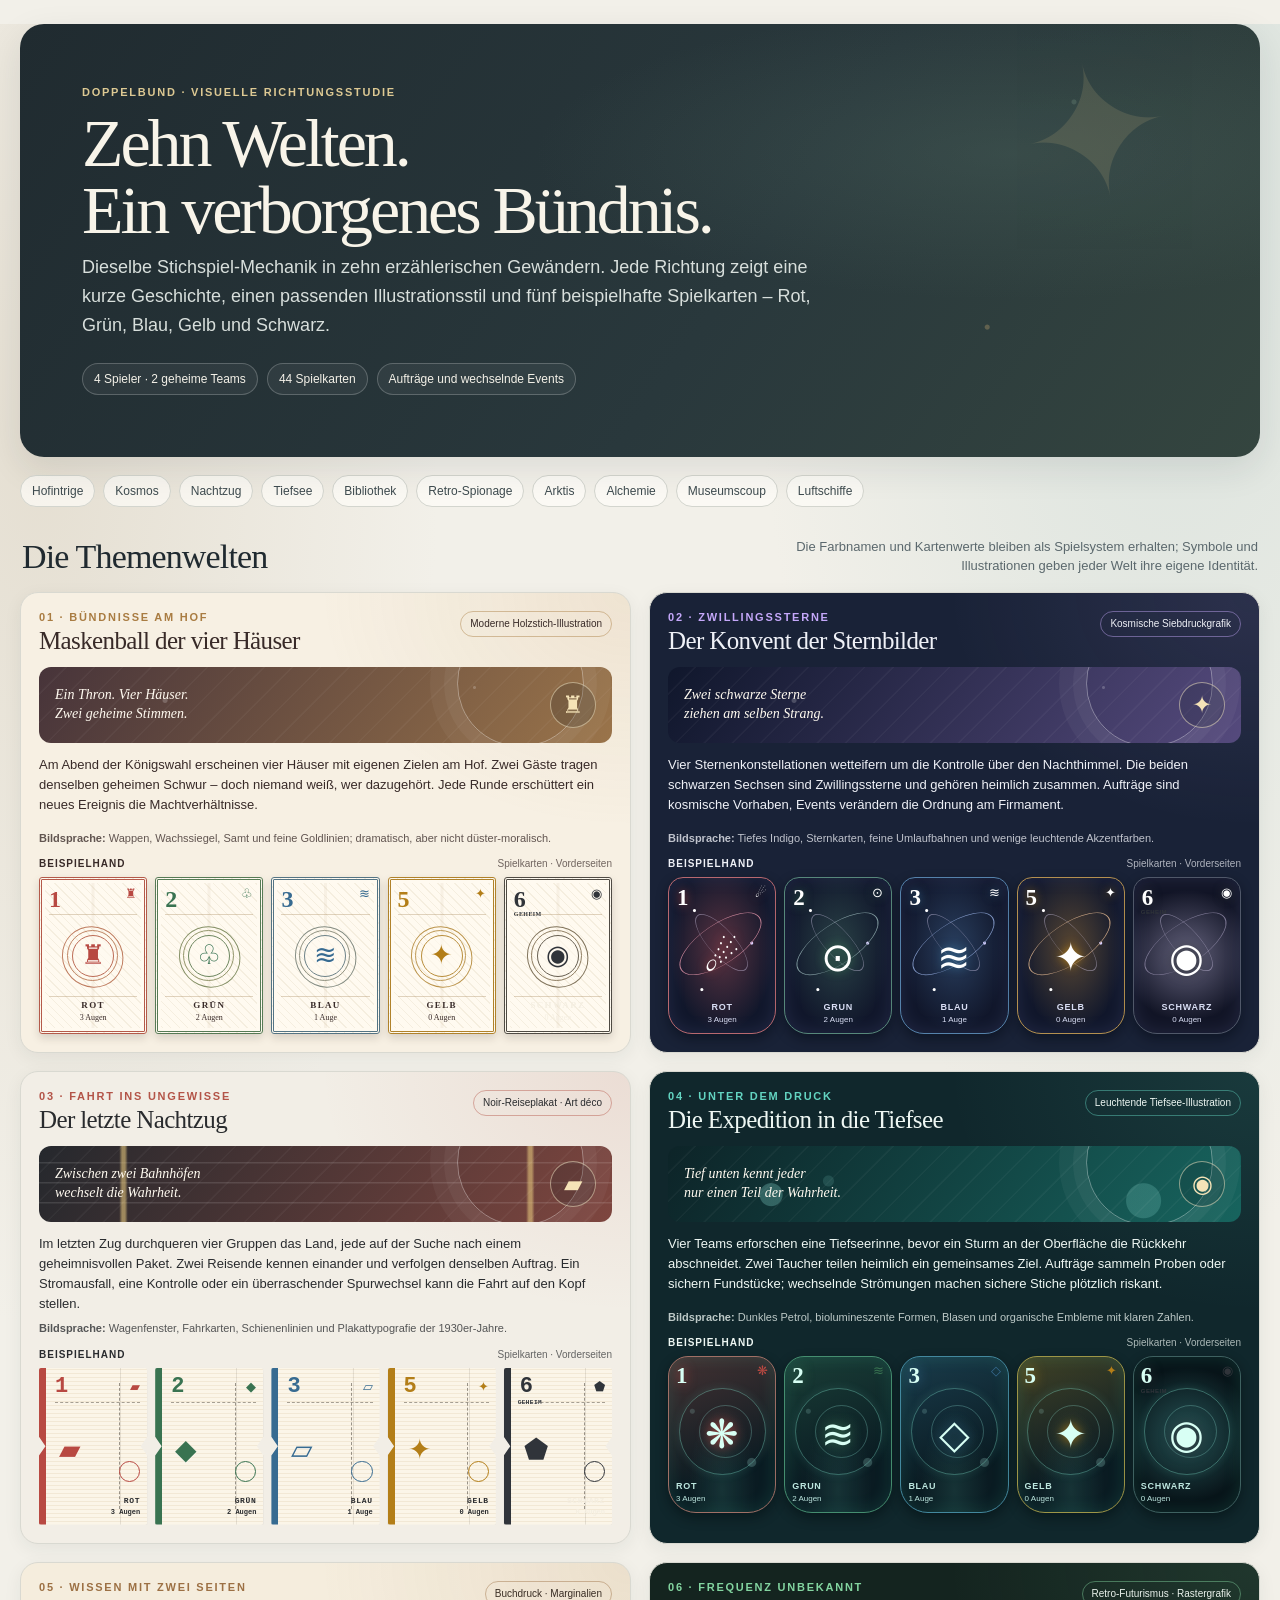
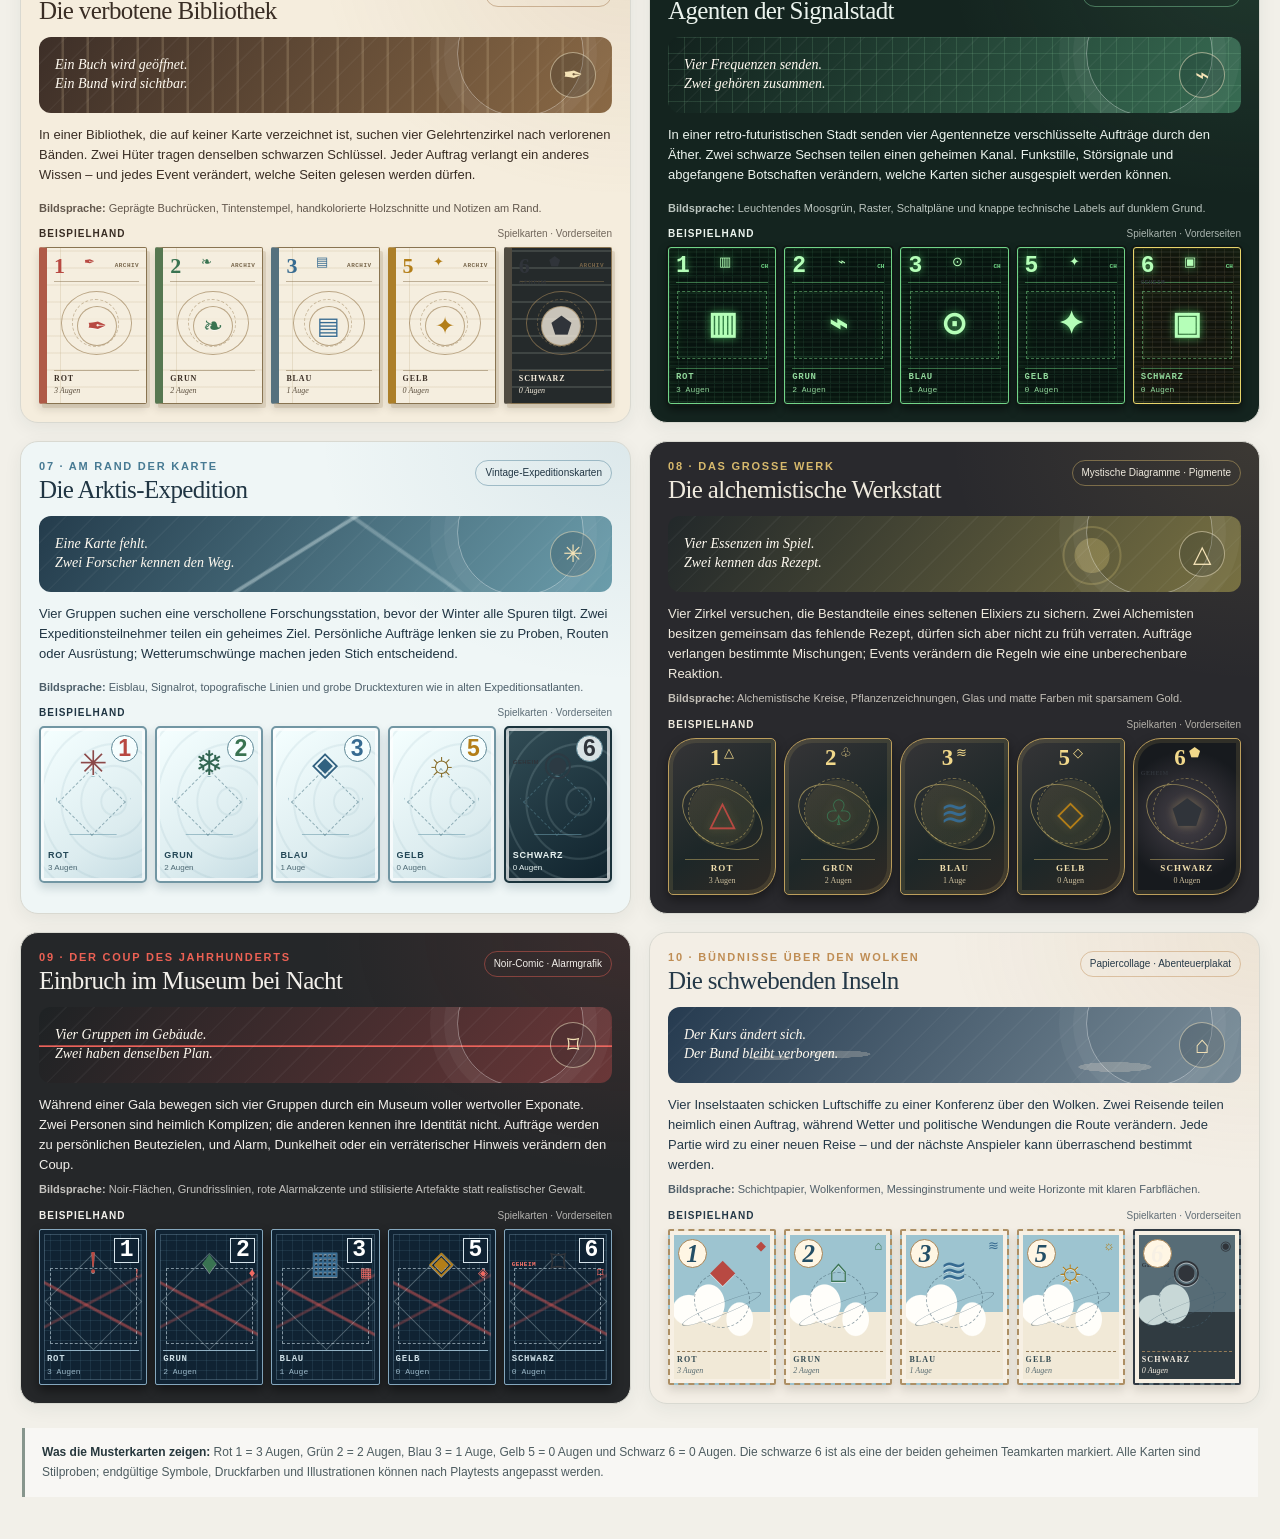
<file: mockups/spielwelten-kartenkonzepte.html>
<!doctype html>
<html lang="de">
<head>
  <meta charset="utf-8">
  <meta name="viewport" content="width=device-width, initial-scale=1">
  <meta name="description" content="Zehn Themenwelten und Kartenstil-Konzepte für das Stichspiel Doppelbund.">
  <title>Spielwelten – Kartenkonzepte für Doppelbund</title>
  <style>
    :root {
      color-scheme: light;
      --ink: #202a30;
      --muted: #5b686d;
      --paper: #f2f0e9;
      --surface: #fffefa;
      --line: #d9d9d0;
      --red: #b84942;
      --green: #397351;
      --blue: #376b91;
      --yellow: #b37e18;
      --black: #30343a;
      --shadow: 0 12px 35px #1b29301a;
      font-family: Inter, "Segoe UI", Arial, sans-serif;
      color: var(--ink);
      background: var(--paper);
    }

    * { box-sizing: border-box; }

    html { scroll-behavior: smooth; }

    body {
      margin: 0;
      min-width: 320px;
      background:
        radial-gradient(ellipse at 92% 4%, #d9e2dd 0, transparent 27rem),
        radial-gradient(ellipse at 3% 14%, #e5dfd2 0, transparent 25rem),
        var(--paper);
    }

    a { color: inherit; }

    .page {
      width: min(1360px, calc(100% - 40px));
      margin-inline: auto;
      padding-bottom: 42px;
    }

    .hero {
      position: relative;
      overflow: hidden;
      margin: 24px 0 18px;
      padding: clamp(26px, 5vw, 62px);
      border-radius: 24px;
      color: #f8f4e9;
      background:
        radial-gradient(circle at 85% 18%, #6e8a7b55 0 2px, transparent 3px),
        radial-gradient(circle at 78% 70%, #d1ae7350 0 2px, transparent 3px),
        radial-gradient(ellipse at 80% 30%, #526c6355, transparent 34%),
        linear-gradient(125deg, #202b30, #29383c 58%, #34453f);
      box-shadow: var(--shadow);
    }

    .hero::after {
      content: "✦";
      position: absolute;
      right: 7%;
      top: 5%;
      color: #e2c68a;
      font: 180px/1 Georgia, serif;
      opacity: .14;
      transform: rotate(-12deg);
      pointer-events: none;
    }

    .eyebrow, .section-kicker, .world-number {
      font-size: 11px;
      font-weight: 750;
      letter-spacing: .16em;
      text-transform: uppercase;
    }

    .eyebrow { color: #ddc993; }

    h1 {
      max-width: 820px;
      margin: 12px 0 10px;
      font-family: Georgia, "Times New Roman", serif;
      font-size: clamp(36px, 6vw, 68px);
      font-weight: 500;
      letter-spacing: -.045em;
      line-height: .98;
    }

    .hero-copy {
      max-width: 760px;
      margin: 0;
      color: #d8dfdc;
      font-size: clamp(15px, 1.7vw, 18px);
      line-height: 1.6;
    }

    .hero-meta {
      display: flex;
      flex-wrap: wrap;
      gap: 9px;
      margin-top: 23px;
    }

    .hero-meta span {
      padding: 8px 11px;
      border: 1px solid #ffffff37;
      border-radius: 999px;
      background: #ffffff0d;
      color: #f4f1e8;
      font-size: 12px;
    }

    .theme-nav {
      display: flex;
      flex-wrap: wrap;
      gap: 8px;
      margin: 0 0 30px;
      padding: 0;
      list-style: none;
    }

    .theme-nav a {
      display: block;
      padding: 8px 11px;
      border: 1px solid #d3d5ce;
      border-radius: 999px;
      background: #fffefaad;
      color: #3e4b4f;
      font-size: 12px;
      text-decoration: none;
      transition: background .15s ease, border-color .15s ease, transform .15s ease;
    }

    .theme-nav a:hover, .theme-nav a:focus-visible {
      border-color: #6c8078;
      background: #fffefa;
      transform: translateY(-1px);
    }

    .grid-heading {
      display: flex;
      align-items: end;
      justify-content: space-between;
      gap: 20px;
      margin: 0 2px 16px;
    }

    .grid-heading h2 {
      margin: 0;
      font: 500 clamp(24px, 3vw, 34px)/1.1 Georgia, "Times New Roman", serif;
      letter-spacing: -.025em;
    }

    .grid-heading p {
      max-width: 470px;
      margin: 0;
      color: var(--muted);
      font-size: 13px;
      line-height: 1.5;
      text-align: right;
    }

    .theme-grid {
      display: grid;
      grid-template-columns: repeat(2, minmax(0, 1fr));
      gap: 18px;
    }

    .theme-card {
      --world-ink: #26343a;
      --world-accent: #93744a;
      --world-paper: #fbf8ef;
      --world-scene-1: #35444a;
      --world-scene-2: #7a8a7d;
      position: relative;
      overflow: hidden;
      padding: 18px;
      border: 1px solid #d9d9d1;
      border-radius: 18px;
      background:
        radial-gradient(ellipse at 100% 0%, color-mix(in srgb, var(--world-accent) 11%, transparent), transparent 36%),
        var(--world-paper);
      box-shadow: 0 5px 18px #202a3010;
      scroll-margin-top: 16px;
    }

    .theme-card.theme-court {
      --world-ink: #382a28; --world-accent: #a97c42; --world-paper: #f7f0e3;
      --world-scene-1: #47343a; --world-scene-2: #9a744a;
    }
    .theme-card.theme-cosmos {
      --world-ink: #eff1f7; --world-accent: #c5a8fa; --world-paper: #192237;
      --world-scene-1: #10172c; --world-scene-2: #554a7d;
    }
    .theme-card.theme-train {
      --world-ink: #292b2e; --world-accent: #b35448; --world-paper: #f2eee6;
      --world-scene-1: #25282d; --world-scene-2: #7e463f;
    }
    .theme-card.theme-deepsea {
      --world-ink: #eef7f3; --world-accent: #63d4c1; --world-paper: #10272c;
      --world-scene-1: #0d2428; --world-scene-2: #17645e;
    }
    .theme-card.theme-library {
      --world-ink: #392d24; --world-accent: #9c7044; --world-paper: #f5eddd;
      --world-scene-1: #3d2f28; --world-scene-2: #8a6945;
    }
    .theme-card.theme-retro {
      --world-ink: #ebf3ed; --world-accent: #83d5a0; --world-paper: #14241f;
      --world-scene-1: #12211d; --world-scene-2: #376b52;
    }
    .theme-card.theme-arctic {
      --world-ink: #203543; --world-accent: #477a93; --world-paper: #eff6f6;
      --world-scene-1: #243c4c; --world-scene-2: #6b9dab;
    }
    .theme-card.theme-alchemy {
      --world-ink: #efeade; --world-accent: #d7b96c; --world-paper: #29292d;
      --world-scene-1: #22282a; --world-scene-2: #777042;
    }
    .theme-card.theme-heist {
      --world-ink: #f3f0eb; --world-accent: #ec6154; --world-paper: #252729;
      --world-scene-1: #1e2224; --world-scene-2: #6a3738;
    }
    .theme-card.theme-sky {
      --world-ink: #253948; --world-accent: #bf8d54; --world-paper: #f3eee5;
      --world-scene-1: #263b50; --world-scene-2: #7a8d99;
    }

    .theme-card h3, .theme-card p, .theme-card .world-number,
    .theme-card .style-note, .theme-card .card-suit,
    .theme-card .card-points { color: var(--world-ink); }

    .theme-card .world-number { color: var(--world-accent); }

    .theme-title-row {
      display: flex;
      align-items: start;
      justify-content: space-between;
      gap: 12px;
      margin-bottom: 12px;
    }

    .theme-title-row h3 {
      margin: 4px 0 0;
      font: 500 clamp(20px, 2vw, 25px)/1.12 Georgia, "Times New Roman", serif;
      letter-spacing: -.025em;
    }

    .style-chip {
      flex: 0 0 auto;
      max-width: 45%;
      padding: 6px 9px;
      border: 1px solid color-mix(in srgb, var(--world-accent) 45%, transparent);
      border-radius: 999px;
      color: var(--world-ink);
      font-size: 10px;
      line-height: 1.2;
      text-align: center;
    }

    .world-art {
      position: relative;
      display: flex;
      align-items: center;
      justify-content: space-between;
      min-height: 76px;
      overflow: hidden;
      padding: 12px 16px;
      border-radius: 12px;
      color: #f7f1e7;
      background:
        radial-gradient(circle at 22% 44%, #ffffff33 0 2px, transparent 3px),
        radial-gradient(circle at 76% 27%, #ffffff35 0 1px, transparent 2px),
        linear-gradient(120deg, var(--world-scene-1), var(--world-scene-2));
    }

    .world-art::before, .world-art::after {
      position: absolute;
      content: "";
      pointer-events: none;
    }

    .world-art::before {
      inset: 0;
      opacity: .2;
      background: repeating-linear-gradient(135deg, transparent 0 18px, #ffffff30 19px 20px);
    }

    .world-art::after {
      width: 125px;
      height: 125px;
      right: 28px;
      top: -47px;
      border: 1px solid #ffffff5c;
      border-radius: 50%;
      box-shadow: 0 0 0 13px #ffffff0b, 0 0 0 27px #ffffff0a;
    }

    .theme-train .world-art {
      background:
        linear-gradient(90deg, transparent 0 14%, #e2c47b99 14.5% 15%, transparent 15.5% 85%, #e2c47b99 85.5% 86%, transparent 86.5%),
        repeating-linear-gradient(0deg, transparent 0 18px, #ffffff1e 19px 20px),
        linear-gradient(120deg, var(--world-scene-1), var(--world-scene-2));
    }
    .theme-deepsea .world-art {
      background:
        radial-gradient(circle at 18% 64%, #95ece144 0 11px, transparent 12px),
        radial-gradient(circle at 28% 46%, #95ece122 0 5px, transparent 6px),
        radial-gradient(circle at 83% 72%, #95ece133 0 17px, transparent 18px),
        linear-gradient(120deg, var(--world-scene-1), var(--world-scene-2));
    }
    .theme-library .world-art {
      background:
        repeating-linear-gradient(90deg, transparent 0 22px, #dfc89e33 23px 25px),
        linear-gradient(120deg, var(--world-scene-1), var(--world-scene-2));
    }
    .theme-retro .world-art {
      background:
        linear-gradient(#9be2ac24 1px, transparent 1px),
        linear-gradient(90deg, #9be2ac24 1px, transparent 1px),
        linear-gradient(120deg, var(--world-scene-1), var(--world-scene-2));
      background-size: 16px 16px, 16px 16px, auto;
    }
    .theme-arctic .world-art {
      background:
        linear-gradient(148deg, transparent 0 45%, #e5f4f466 45.5% 46%, transparent 46.5%),
        linear-gradient(35deg, transparent 0 61%, #e5f4f444 61.5% 62%, transparent 62.5%),
        linear-gradient(120deg, var(--world-scene-1), var(--world-scene-2));
    }
    .theme-alchemy .world-art {
      background:
        radial-gradient(circle at 74% 52%, #d2bf7355 0 17px, transparent 18px),
        radial-gradient(circle at 74% 52%, transparent 0 27px, #d2bf7344 28px 29px, transparent 30px),
        linear-gradient(120deg, var(--world-scene-1), var(--world-scene-2));
    }
    .theme-heist .world-art {
      background:
        linear-gradient(0deg, transparent 0 47%, #eb625a 48% 49%, transparent 50%),
        linear-gradient(120deg, var(--world-scene-1), var(--world-scene-2));
    }
    .theme-sky .world-art {
      background:
        radial-gradient(ellipse at 18% 67%, #e8dfd155 0 22px, transparent 23px),
        radial-gradient(ellipse at 30% 62%, #e8dfd144 0 30px, transparent 31px),
        radial-gradient(ellipse at 78% 79%, #e8dfd144 0 36px, transparent 37px),
        linear-gradient(120deg, var(--world-scene-1), var(--world-scene-2));
    }

    .art-caption {
      position: relative;
      z-index: 1;
      max-width: 72%;
      font: italic 14px/1.35 Georgia, "Times New Roman", serif;
      color: #fffaf0;
    }

    .art-sigil {
      position: relative;
      z-index: 1;
      display: grid;
      width: 46px;
      height: 46px;
      place-items: center;
      border: 1px solid #f4e6c688;
      border-radius: 50%;
      color: #f5e3b7;
      font: 24px/1 Georgia, "Segoe UI Symbol", serif;
      background: #17212630;
    }

    .story {
      min-height: 69px;
      margin: 12px 0 7px;
      color: var(--world-ink);
      font-size: 13px;
      line-height: 1.55;
    }

    .style-note {
      margin: 0 0 12px;
      color: var(--world-ink);
      font-size: 11px;
      line-height: 1.4;
      opacity: .78;
    }

    .style-note strong { opacity: 1; }

    .fan-label {
      display: flex;
      align-items: center;
      justify-content: space-between;
      gap: 8px;
      margin: 0 0 8px;
      color: var(--world-ink);
      font-size: 10px;
      font-weight: 750;
      letter-spacing: .1em;
      text-transform: uppercase;
    }

    .fan-label span:last-child {
      font-weight: 500;
      letter-spacing: 0;
      opacity: .7;
      text-transform: none;
    }

    .card-fan {
      display: grid;
      grid-template-columns: repeat(5, minmax(0, 1fr));
      gap: 8px;
    }

    .playing-card {
      --suit-color: var(--red);
      position: relative;
      display: flex;
      min-width: 0;
      aspect-ratio: .69;
      flex-direction: column;
      justify-content: space-between;
      overflow: hidden;
      padding: 7px 7px 8px;
      border: 1px solid color-mix(in srgb, var(--suit-color) 48%, #ded8cc);
      border-radius: 8px;
      color: #242b2e;
      background:
        radial-gradient(circle at 80% 23%, color-mix(in srgb, var(--suit-color) 11%, transparent) 0 24%, transparent 25%),
        linear-gradient(155deg, #fffefa, #f4f0e8);
      box-shadow: 0 4px 8px #17212625;
      isolation: isolate;
    }

    .playing-card::before {
      position: absolute;
      z-index: -1;
      right: -20%;
      bottom: 18%;
      width: 88%;
      aspect-ratio: 1;
      border: 1px solid color-mix(in srgb, var(--suit-color) 25%, transparent);
      border-radius: 50%;
      content: "";
    }

    .playing-card::after {
      position: absolute;
      z-index: -1;
      right: -6%;
      bottom: 32%;
      width: 47%;
      aspect-ratio: 1;
      border: 1px solid color-mix(in srgb, var(--suit-color) 18%, transparent);
      border-radius: 50%;
      content: "";
    }

    .playing-card.suit-red { --suit-color: var(--red); }
    .playing-card.suit-green { --suit-color: var(--green); }
    .playing-card.suit-blue { --suit-color: var(--blue); }
    .playing-card.suit-yellow { --suit-color: var(--yellow); }

    .playing-card.suit-black {
      --suit-color: var(--black);
      color: #f7f4ec;
      background:
        radial-gradient(circle at 50% 52%, #ffffff18, transparent 49%),
        linear-gradient(145deg, #30343a, #171d24);
      border-color: #555c62;
    }

    .playing-card.suit-black::before,
    .playing-card.suit-black::after { border-color: #f1e9d744; }

    .card-top {
      display: flex;
      align-items: start;
      justify-content: space-between;
      gap: 3px;
    }

    .card-rank {
      color: var(--suit-color);
      font: 700 clamp(16px, 2.1vw, 23px)/1 Georgia, "Times New Roman", serif;
    }

    .card-mini-symbol {
      color: var(--suit-color);
      font: 13px/1 Georgia, "Segoe UI Symbol", serif;
    }

    .card-emblem {
      align-self: center;
      margin-top: auto;
      margin-bottom: auto;
      color: var(--suit-color);
      font: clamp(25px, 3vw, 38px)/1 Georgia, "Segoe UI Symbol", serif;
      text-shadow: 0 1px 0 #ffffff80;
    }

    .suit-black .card-emblem { text-shadow: none; }

    .card-bottom {
      display: grid;
      gap: 3px;
      line-height: 1.1;
    }

    .card-suit {
      overflow: hidden;
      color: #253037;
      font-size: 9px;
      font-weight: 800;
      letter-spacing: .08em;
      text-overflow: ellipsis;
      text-transform: uppercase;
      white-space: nowrap;
    }

    .card-points {
      color: #506067;
      font-size: 8px;
      white-space: nowrap;
    }

    .suit-black .card-suit, .suit-black .card-points { color: #f4eee1; }

    .secret-mark {
      position: absolute;
      top: 31px;
      left: 7px;
      color: var(--suit-color);
      font-size: 6px;
      font-weight: 800;
      letter-spacing: .07em;
    }

    /*
      Each world gets its own card-face system, not just a different central
      glyph. The physical card proportions stay consistent while frames,
      typography, materials, color fields, and information hierarchy change.
    */
    .theme-card .playing-card {
      border-radius: 8px;
      transition: transform .18s ease, box-shadow .18s ease;
    }

    .theme-card .playing-card:hover {
      transform: translateY(-5px) rotate(-1deg);
      box-shadow: 0 9px 16px #111b2450;
    }

    /* Court: engraved paper, twin keylines, heraldic medallion. */
    .theme-court .playing-card {
      border: 3px double color-mix(in srgb, var(--suit-color) 74%, #a88c60);
      border-radius: 3px;
      background:
        linear-gradient(90deg, transparent 48%, #a88c6015 49% 51%, transparent 52%),
        repeating-linear-gradient(45deg, #fffaf0 0 5px, #f5eedf 5px 6px);
      box-shadow: 0 4px 8px #2f211728, inset 0 0 0 3px #fffaf0;
      font-family: Georgia, "Times New Roman", serif;
    }
    .theme-court .playing-card::before {
      inset: 31% 19% 29%;
      width: auto;
      height: auto;
      aspect-ratio: auto;
      border: 1px solid color-mix(in srgb, var(--suit-color) 45%, #c4a878);
      border-radius: 50%;
      transform: rotate(45deg);
    }
    .theme-court .playing-card::after {
      right: 26%;
      bottom: 33%;
      width: 48%;
      aspect-ratio: 1;
      border: 1px solid color-mix(in srgb, var(--suit-color) 36%, #c4a878);
      border-radius: 50%;
    }
    .theme-court .card-rank { font-size: 24px; }
    .theme-court .card-top { border-bottom: 1px solid #a88c605c; padding-bottom: 3px; }
    .theme-court .card-emblem {
      display: grid;
      width: 42px;
      height: 42px;
      place-items: center;
      border: 1px solid color-mix(in srgb, var(--suit-color) 62%, #c4a878);
      border-radius: 50%;
      background: #fffaf099;
      font-size: 27px;
    }
    .theme-court .card-bottom { border-top: 1px solid #a88c605c; padding-top: 4px; text-align: center; }
    .theme-court .card-suit { letter-spacing: .15em; }

    /* Cosmos: midnight glass, orbital paths, luminous numerals. */
    .theme-cosmos .playing-card {
      border: 1px solid color-mix(in srgb, var(--suit-color) 76%, #b6c9ff);
      border-radius: 15px 15px 24px 24px;
      color: #f2efff;
      background:
        radial-gradient(circle at 24% 21%, #fff 0 1px, transparent 2px),
        radial-gradient(circle at 78% 42%, #d9d0ff 0 1px, transparent 2px),
        radial-gradient(circle at 31% 72%, #fff 0 1px, transparent 2px),
        radial-gradient(ellipse at 50% 45%, color-mix(in srgb, var(--suit-color) 38%, #20233f), #11172b 70%);
      box-shadow: inset 0 0 18px #99a9ff20, 0 5px 12px #02061170;
      font-family: "Segoe UI", Arial, sans-serif;
    }
    .theme-cosmos .playing-card::before {
      right: 6%;
      bottom: 27%;
      width: 88%;
      aspect-ratio: 1;
      border: 1px solid color-mix(in srgb, var(--suit-color) 55%, #d8c9ff);
      border-radius: 50%;
      transform: rotate(-34deg) scaleY(.42);
    }
    .theme-cosmos .playing-card::after {
      right: 16%;
      bottom: 35%;
      width: 67%;
      aspect-ratio: 1;
      border: 1px solid #e8ddff70;
      border-radius: 50%;
      transform: rotate(48deg) scaleY(.36);
    }
    .theme-cosmos .card-top { position: absolute; inset: 8px 8px auto; }
    .theme-cosmos .card-top .card-rank { font-size: 23px; }
    .theme-cosmos .card-bottom { position: absolute; inset: auto 0 8px; justify-items: center; }
    .theme-cosmos .card-rank, .theme-cosmos .card-mini-symbol,
    .theme-cosmos .card-emblem { color: #fff; text-shadow: 0 0 10px var(--suit-color); }
    .theme-cosmos .card-emblem { font-size: 40px; transform: translateY(3px); }
    .theme-cosmos .card-suit, .theme-cosmos .card-points { color: #d9def4; }
    .theme-cosmos .suit-black {
      color: #fff;
      background: radial-gradient(circle at 50% 50%, #64627c, #121526 70%);
    }

    /* Night train: perforated boarding pass with route and platform strip. */
    .theme-train .playing-card {
      border: 0;
      border-left: 7px solid var(--suit-color);
      border-radius: 2px;
      padding: 8px 7px 8px 9px;
      color: #27292b;
      background:
        linear-gradient(90deg, transparent 0 73%, #6b625629 73.5% 74%, transparent 74.5%),
        repeating-linear-gradient(0deg, #fbf5e8 0 3px, #f2e8d5 3px 4px);
      box-shadow: 0 5px 8px #21232430;
      clip-path: polygon(0 0, 100% 0, 100% 44%, 94% 50%, 100% 56%, 100% 100%, 0 100%, 0 56%, 6% 50%, 0 44%);
      font-family: "Courier New", monospace;
    }
    .theme-train .playing-card::before {
      inset: 10% 27% 10% auto;
      width: 0;
      height: auto;
      aspect-ratio: auto;
      border: 0;
      border-left: 1px dashed #514a4090;
      border-radius: 0;
    }
    .theme-train .playing-card::after {
      right: 7%;
      bottom: 27%;
      width: 19%;
      aspect-ratio: 1;
      border: 1px solid var(--suit-color);
      border-radius: 50%;
    }
    .theme-train .card-top { align-items: center; }
    .theme-train .card-rank { font: 800 22px/1 "Courier New", monospace; }
    .theme-train .card-top { border-bottom: 1px dashed #5e584c8a; padding-bottom: 4px; }
    .theme-train .card-emblem { align-self: start; margin: auto auto auto 4px; font-size: 28px; }
    .theme-train .card-bottom { align-self: end; max-width: 64%; text-align: right; }
    .theme-train .card-suit { font: 800 8px/1.1 "Courier New", monospace; }
    .theme-train .card-points { font: 700 7px/1.1 "Courier New", monospace; }

    /* Deep sea: pressure-dark glass, bubble fields and glowing life forms. */
    .theme-deepsea .playing-card {
      border: 1px solid color-mix(in srgb, var(--suit-color) 72%, #63d4c1);
      border-radius: 20px 20px 28px 28px;
      color: #eafffb;
      background:
        radial-gradient(circle at 22% 35%, #bbfff52a 0 2px, transparent 3px),
        radial-gradient(circle at 78% 68%, #bbfff533 0 4px, transparent 5px),
        radial-gradient(ellipse at 50% 86%, #6bd8bf20, transparent 45%),
        linear-gradient(160deg, color-mix(in srgb, var(--suit-color) 32%, #0c262b), #0a1b22 72%);
      box-shadow: inset 0 0 18px #4fffd01e, 0 5px 12px #020a0d77;
    }
    .theme-deepsea .playing-card::before {
      right: 9%;
      bottom: 24%;
      width: 80%;
      aspect-ratio: 1;
      border: 1px solid #8af4dc55;
      border-radius: 50%;
      box-shadow: 0 0 10px #71ebce20;
    }
    .theme-deepsea .playing-card::after {
      right: 22%;
      bottom: 35%;
      width: 48%;
      aspect-ratio: 1;
      border: 1px solid #a0fff041;
      border-radius: 50%;
    }
    .theme-deepsea .card-rank, .theme-deepsea .card-emblem { color: #d8fff4; text-shadow: 0 0 12px var(--suit-color); }
    .theme-deepsea .card-emblem { font-size: 40px; }
    .theme-deepsea .card-suit, .theme-deepsea .card-points { color: #bde6df; }
    .theme-deepsea .suit-black {
      background: radial-gradient(circle at 50% 50%, #255254, #081419 72%);
    }

    /* Forbidden library: index tab, ruled paper and archival seal. */
    .theme-library .playing-card {
      border: 1px solid #897451;
      border-left: 8px solid color-mix(in srgb, var(--suit-color) 70%, #9a8052);
      border-radius: 2px;
      color: #372d24;
      background:
        linear-gradient(90deg, transparent 0 13%, #bca98142 13.5% 14%, transparent 14.5%),
        repeating-linear-gradient(0deg, #f5eedf 0 15px, #c8b99757 16px, #f5eedf 17px);
      box-shadow: 3px 4px 0 #9f896438, 0 5px 9px #2d251b27;
      font-family: Georgia, "Times New Roman", serif;
    }
    .theme-library .playing-card::before {
      inset: 28% 14% 31%;
      width: auto;
      height: auto;
      aspect-ratio: auto;
      border: 1px solid #9b8057a6;
      border-radius: 50%;
    }
    .theme-library .playing-card::after {
      right: 27%;
      bottom: 36%;
      width: 46%;
      aspect-ratio: 1;
      border: 1px dashed #9b80577d;
      border-radius: 50%;
    }
    .theme-library .card-top { border-bottom: 1px solid #87734f80; padding-bottom: 4px; }
    .theme-library .card-top::after {
      content: "ARCHIV";
      align-self: center;
      color: #766448;
      font: 700 6px/1 "Courier New", monospace;
      letter-spacing: .08em;
    }
    .theme-library .card-rank { font: 700 22px/1 Georgia, serif; }
    .theme-library .card-emblem {
      display: grid;
      width: 40px;
      height: 40px;
      place-items: center;
      border: 1px solid #9b8057a6;
      border-radius: 50%;
      background: #f5eedfca;
      font-size: 24px;
    }
    .theme-library .card-bottom { border-top: 1px solid #87734f80; padding-top: 4px; }
    .theme-library .card-suit { font: 700 8px/1.1 Georgia, serif; letter-spacing: .11em; }
    .theme-library .card-points { font: italic 8px/1 Georgia, serif; color: #5d503f; }
    .theme-library .suit-black {
      color: #f5eddd;
      background: repeating-linear-gradient(0deg, #252a2b 0 15px, #59605c 16px, #252a2b 17px);
    }
    .theme-library .suit-black .card-suit, .theme-library .suit-black .card-points { color: #f5eddd; }

    /* Signal city: phosphor terminal, hard grid, monospaced readout. */
    .theme-retro .playing-card {
      border: 1px solid #72d488;
      border-radius: 3px;
      color: #a4f3ae;
      background:
        repeating-linear-gradient(0deg, #9ae8a20b 0 2px, transparent 2px 5px),
        linear-gradient(#10241b 1px, transparent 1px),
        linear-gradient(90deg, #10241b 1px, transparent 1px),
        #07130f;
      background-size: auto, 9px 9px, 9px 9px, auto;
      box-shadow: inset 0 0 18px #5cf77915, 0 0 0 2px #101a16, 0 5px 10px #0008;
      font-family: "Courier New", monospace;
    }
    .theme-retro .playing-card::before {
      inset: 28% 8% 28%;
      width: auto;
      height: auto;
      aspect-ratio: auto;
      border: 1px dashed #79db887d;
      border-radius: 0;
      box-shadow: inset 0 0 13px #68f98214;
    }
    .theme-retro .playing-card::after { display: none; }
    .theme-retro .card-top { border-bottom: 1px solid #69ce7d7d; padding-bottom: 4px; }
    .theme-retro .card-top::after {
      content: "CH " attr(data-channel);
      align-self: center;
      color: #73da88;
      font: 700 6px/1 "Courier New", monospace;
    }
    .theme-retro .card-bottom { border-top: 1px solid #69ce7d7d; padding-top: 4px; }
    .theme-retro .card-rank, .theme-retro .card-mini-symbol,
    .theme-retro .card-emblem { color: #b5ffb8; text-shadow: 0 0 9px #65ff83a8; }
    .theme-retro .card-rank { font: 700 23px/1 "Courier New", monospace; }
    .theme-retro .card-emblem { font: 700 31px/1 "Courier New", monospace; }
    .theme-retro .card-suit, .theme-retro .card-points { color: #90d69a; font-family: "Courier New", monospace; }
    .theme-retro .suit-black {
      border-color: #e7d46a;
      color: #f3e7a1;
      background:
        repeating-linear-gradient(0deg, #ffffff0b 0 2px, transparent 2px 5px),
        linear-gradient(#242317 1px, transparent 1px),
        linear-gradient(90deg, #242317 1px, transparent 1px),
        #11130b;
      background-size: auto, 9px 9px, 9px 9px, auto;
    }

    /* Arctic: frosted field card with contour-map engraving and cut ice. */
    .theme-arctic .playing-card {
      border: 2px solid #7296a3;
      border-radius: 5px;
      color: #183744;
      background:
        repeating-radial-gradient(ellipse at 70% 48%, transparent 0 11px, #6491a21b 12px 13px, transparent 14px 20px),
        linear-gradient(145deg, #f5ffff, #dcecef 68%, #c5dce3);
      box-shadow: inset 0 0 0 3px #ffffffb0, 0 5px 10px #1b3f5030;
    }
    .theme-arctic .playing-card::before {
      inset: 31% 14% 30%;
      width: auto;
      height: auto;
      aspect-ratio: auto;
      border: 1px solid #6b9bab90;
      border-radius: 0;
      clip-path: polygon(50% 0, 100% 38%, 81% 100%, 19% 100%, 0 38%);
    }
    .theme-arctic .playing-card::after {
      right: 28%;
      bottom: 36%;
      width: 44%;
      aspect-ratio: 1;
      border: 1px dashed #527c8a90;
      border-radius: 0;
      transform: rotate(45deg);
    }
    .theme-arctic .card-rank { font: 800 23px/1 "Trebuchet MS", sans-serif; }
    .theme-arctic .card-top { position: absolute; top: 7px; right: 7px; z-index: 1; }
    .theme-arctic .card-rank {
      display: grid;
      width: 27px;
      height: 27px;
      place-items: center;
      border: 1px solid #628a98;
      border-radius: 50%;
      background: #f8ffffd9;
    }
    .theme-arctic .card-mini-symbol { display: none; }
    .theme-arctic .card-emblem { margin-top: 12px; }
    .theme-arctic .card-emblem { color: color-mix(in srgb, var(--suit-color) 70%, #214958); font-size: 34px; }
    .theme-arctic .card-suit { color: #244857; }
    .theme-arctic .card-points { color: #4d6974; }
    .theme-arctic .suit-black {
      color: #f5fcfc;
      border-color: #1a333c;
      background:
        repeating-radial-gradient(ellipse at 70% 48%, transparent 0 11px, #e5ffff20 12px 13px, transparent 14px 20px),
        linear-gradient(145deg, #314c55, #10232d);
    }
    .theme-arctic .suit-black .card-suit, .theme-arctic .suit-black .card-points { color: #e8f3f2; }

    /* Alchemy: irregular apothecary label, gilded circles, formula markings. */
    .theme-alchemy .playing-card {
      border: 1px solid #bc9e5c;
      border-radius: 28px 5px 28px 5px;
      color: #f0e7cf;
      background:
        radial-gradient(circle at 50% 48%, #d1b35a1c 0 34%, transparent 35%),
        linear-gradient(145deg, #363537, #1d2728 58%, #312a24);
      box-shadow: inset 0 0 0 4px #c8ae6724, 0 5px 11px #0006;
      font-family: Georgia, "Times New Roman", serif;
    }
    .theme-alchemy .playing-card::before {
      inset: 26% 9% 25%;
      width: auto;
      height: auto;
      aspect-ratio: auto;
      border: 1px solid #cfb76a9c;
      border-radius: 50%;
      transform: rotate(30deg) scaleY(.75);
    }
    .theme-alchemy .playing-card::after {
      right: 20%;
      bottom: 32%;
      width: 60%;
      aspect-ratio: 1;
      border: 1px dashed #cfb76a79;
      border-radius: 50%;
    }
    .theme-alchemy .card-rank, .theme-alchemy .card-mini-symbol { color: #f2d98b; }
    .theme-alchemy .card-top { justify-content: center; }
    .theme-alchemy .card-emblem { color: var(--suit-color); font-size: 35px; text-shadow: 0 0 10px #e0c16a55; }
    .theme-alchemy .card-bottom { align-self: center; width: 80%; border-top: 1px solid #cfb76a79; padding-top: 4px; text-align: center; }
    .theme-alchemy .card-suit { color: #f1dfae; letter-spacing: .12em; }
    .theme-alchemy .card-points { color: #cdbf9d; }
    .theme-alchemy .suit-black { background: radial-gradient(circle, #48434b, #171a1e 70%); }

    /* Museum heist: security-plan blueprint with red laser sweep. */
    .theme-heist .playing-card {
      border: 1px solid #85a7bd;
      border-radius: 2px;
      color: #e1eff7;
      background:
        linear-gradient(28deg, transparent 48%, #ee5b5877 49% 49.7%, transparent 50.5%),
        linear-gradient(152deg, transparent 46%, #ee5b584b 47% 47.6%, transparent 48.4%),
        linear-gradient(#71a3bd20 1px, transparent 1px),
        linear-gradient(90deg, #71a3bd20 1px, transparent 1px),
        #102333;
      background-size: auto, auto, 10px 10px, 10px 10px, auto;
      box-shadow: inset 0 0 0 4px #102333, inset 0 0 0 5px #85a7bd55, 0 5px 11px #0007;
      font-family: "Courier New", monospace;
    }
    .theme-heist .playing-card::before {
      inset: 25% 9% 26%;
      width: auto;
      height: auto;
      aspect-ratio: auto;
      border: 1px dashed #d3e5ed91;
      border-radius: 0;
    }
    .theme-heist .playing-card::after {
      right: 17%;
      bottom: 31%;
      width: 63%;
      aspect-ratio: 1;
      border: 1px solid #d3e5ed50;
      border-radius: 0;
      transform: rotate(45deg);
    }
    .theme-heist .card-rank { color: #fff; font: 800 23px/1 "Courier New", monospace; }
    .theme-heist .card-top { position: absolute; top: 8px; right: 7px; z-index: 1; flex-direction: column; align-items: end; }
    .theme-heist .card-top .card-rank { display: grid; width: 25px; height: 25px; place-items: center; border: 1px solid #d7e4eb; background: #102333e8; }
    .theme-heist .card-emblem { margin-top: 9px; }
    .theme-heist .card-bottom { border-top: 1px solid #91b1c4; padding-top: 4px; }
    .theme-heist .card-mini-symbol { color: #f26a62; }
    .theme-heist .card-emblem { color: var(--suit-color); font-size: 32px; }
    .theme-heist .card-suit { color: #cbdce4; font-family: "Courier New", monospace; }
    .theme-heist .card-points { color: #9bb8c8; font-family: "Courier New", monospace; }
    .theme-heist .secret-mark { color: #ff766c; }

    /* Floating islands: vintage airmail/postcard with painted sky window. */
    .theme-sky .playing-card {
      border: 2px dashed #ad8f64;
      border-radius: 2px;
      color: #253949;
      background:
        radial-gradient(ellipse at 18% 52%, #fffefa 0 13%, transparent 14%),
        radial-gradient(ellipse at 37% 48%, #fffefa 0 17%, transparent 18%),
        radial-gradient(ellipse at 67% 58%, #fffefa 0 13%, transparent 14%),
        linear-gradient(180deg, #9dc4d0 0 53%, #f1e9d7 53.5% 100%);
      box-shadow: inset 0 0 0 4px #f7f0e4, 0 5px 10px #332c2328;
      font-family: Georgia, "Times New Roman", serif;
    }
    .theme-sky .playing-card::before {
      inset: 42% 9% 40%;
      width: auto;
      height: auto;
      aspect-ratio: auto;
      border: 1px solid #435f6e8a;
      border-radius: 50%;
      transform: rotate(-22deg) scaleY(.42);
    }
    .theme-sky .playing-card::after {
      right: 23%;
      bottom: 36%;
      width: 52%;
      aspect-ratio: 1;
      border: 1px dashed #435f6e8a;
      border-radius: 50%;
    }
    .theme-sky .card-rank { color: #244e65; font: italic 700 25px/1 Georgia, serif; }
    .theme-sky .card-top { position: absolute; inset: 8px 8px auto; z-index: 1; }
    .theme-sky .card-rank {
      display: grid;
      width: 29px;
      height: 29px;
      place-items: center;
      border: 1px solid #a58357;
      border-radius: 50%;
      background: #fff6e4;
    }
    .theme-sky .card-emblem { margin-top: 17px; }
    .theme-sky .card-bottom { border-top: 1px dashed #967c58; padding-top: 4px; }
    .theme-sky .card-mini-symbol, .theme-sky .card-emblem { color: var(--suit-color); }
    .theme-sky .card-emblem { font-size: 33px; text-shadow: 0 1px #fff8; }
    .theme-sky .card-suit { color: #344b53; font: 800 8px/1 Georgia, serif; letter-spacing: .14em; }
    .theme-sky .card-points { color: #576b70; font: italic 8px/1 Georgia, serif; }
    .theme-sky .suit-black {
      color: #f5efe4;
      border-color: #303943;
      background:
        radial-gradient(ellipse at 18% 52%, #c8d8d7 0 13%, transparent 14%),
        radial-gradient(ellipse at 37% 48%, #c8d8d7 0 17%, transparent 18%),
        linear-gradient(180deg, #576c76 0 53%, #303b41 53.5% 100%);
    }
    .theme-sky .suit-black .card-rank,
    .theme-sky .suit-black .card-suit,
    .theme-sky .suit-black .card-points { color: #f7f0e4; }

    .page-note {
      margin: 24px 2px 0;
      padding: 15px 17px;
      border-left: 3px solid #87968d;
      color: #4d5c60;
      background: #ffffff80;
      font-size: 12px;
      line-height: 1.6;
    }

    .page-note strong { color: #27383d; }

    @media (max-width: 900px) {
      .theme-grid { grid-template-columns: 1fr; }
      .theme-card { padding: 16px; }
      .story { min-height: 0; }
    }

    @media (max-width: 560px) {
      .page { width: min(100% - 22px, 520px); }
      .hero { margin-top: 11px; border-radius: 17px; }
      .grid-heading { align-items: start; flex-direction: column; gap: 7px; }
      .grid-heading p { text-align: left; }
      .theme-title-row { flex-direction: column; gap: 7px; }
      .style-chip { max-width: 100%; }
      .theme-card { padding: 13px; border-radius: 14px; }
      .card-fan { gap: 6px; }
      .playing-card { padding: 6px 5px; border-radius: 7px; }
      .card-rank { font-size: 17px; }
      .card-emblem { font-size: 27px; }
      .card-suit { font-size: 8px; }
      .card-points { font-size: 7px; }
      .secret-mark { left: 5px; }
    }

    @media (prefers-reduced-motion: reduce) {
      html { scroll-behavior: auto; }
      *, *::before, *::after { transition-duration: .01ms !important; }
    }

    @media print {
      :root { background: #fff; }
      body { background: #fff; }
      .page { width: 100%; }
      .hero { box-shadow: none; print-color-adjust: exact; }
      .theme-nav { display: none; }
      .theme-grid { grid-template-columns: 1fr 1fr; gap: 10px; }
      .theme-card { break-inside: avoid; box-shadow: none; }
      .playing-card, .world-art { print-color-adjust: exact; }
    }
  </style>
</head>
<body>
  <div class="page">
    <header class="hero">
      <div class="eyebrow">Doppelbund · visuelle Richtungsstudie</div>
      <h1>Zehn Welten.<br>Ein verborgenes Bündnis.</h1>
      <p class="hero-copy">
        Dieselbe Stichspiel-Mechanik in zehn erzählerischen Gewändern. Jede Richtung zeigt
        eine kurze Geschichte, einen passenden Illustrationsstil und fünf beispielhafte
        Spielkarten – Rot, Grün, Blau, Gelb und Schwarz.
      </p>
      <div class="hero-meta" aria-label="Spielmerkmale">
        <span>4 Spieler · 2 geheime Teams</span>
        <span>44 Spielkarten</span>
        <span>Aufträge und wechselnde Events</span>
      </div>
    </header>

    <nav aria-label="Themen direkt auswählen">
      <ul class="theme-nav">
        <li><a href="#hof">Hofintrige</a></li>
        <li><a href="#kosmos">Kosmos</a></li>
        <li><a href="#nachtzug">Nachtzug</a></li>
        <li><a href="#tiefsee">Tiefsee</a></li>
        <li><a href="#bibliothek">Bibliothek</a></li>
        <li><a href="#retro">Retro-Spionage</a></li>
        <li><a href="#arktis">Arktis</a></li>
        <li><a href="#alchemie">Alchemie</a></li>
        <li><a href="#museum">Museumscoup</a></li>
        <li><a href="#luftschiffe">Luftschiffe</a></li>
      </ul>
    </nav>

    <main>
      <div class="grid-heading">
        <h2>Die Themenwelten</h2>
        <p>Die Farbnamen und Kartenwerte bleiben als Spielsystem erhalten; Symbole und Illustrationen geben jeder Welt ihre eigene Identität.</p>
      </div>

      <div class="theme-grid">
        <article class="theme-card theme-court" id="hof">
          <div class="theme-title-row">
            <div>
              <div class="world-number">01 · Bündnisse am Hof</div>
              <h3>Maskenball der vier Häuser</h3>
            </div>
            <span class="style-chip">Moderne Holzstich-Illustration</span>
          </div>
          <div class="world-art">
            <span class="art-caption">Ein Thron. Vier Häuser.<br>Zwei geheime Stimmen.</span>
            <span class="art-sigil" aria-hidden="true">♜</span>
          </div>
          <p class="story">Am Abend der Königswahl erscheinen vier Häuser mit eigenen Zielen am Hof. Zwei Gäste tragen denselben geheimen Schwur – doch niemand weiß, wer dazugehört. Jede Runde erschüttert ein neues Ereignis die Machtverhältnisse.</p>
          <p class="style-note"><strong>Bildsprache:</strong> Wappen, Wachssiegel, Samt und feine Goldlinien; dramatisch, aber nicht düster-moralisch.</p>
          <div class="fan-label"><span>Beispielhand</span><span>Spielkarten · Vorderseiten</span></div>
          <div class="card-fan" aria-label="Beispielkarten: Rot 1, Grün 2, Blau 3, Gelb 5, Schwarz 6">
            <div class="playing-card suit-red" aria-label="Rot 1, drei Augen"><div class="card-top"><span class="card-rank">1</span><span class="card-mini-symbol">♜</span></div><span class="card-emblem">♜</span><div class="card-bottom"><span class="card-suit">Rot</span><span class="card-points">3 Augen</span></div></div>
            <div class="playing-card suit-green" aria-label="Grün 2, zwei Augen"><div class="card-top"><span class="card-rank">2</span><span class="card-mini-symbol">♧</span></div><span class="card-emblem">♧</span><div class="card-bottom"><span class="card-suit">Grün</span><span class="card-points">2 Augen</span></div></div>
            <div class="playing-card suit-blue" aria-label="Blau 3, ein Auge"><div class="card-top"><span class="card-rank">3</span><span class="card-mini-symbol">≋</span></div><span class="card-emblem">≋</span><div class="card-bottom"><span class="card-suit">Blau</span><span class="card-points">1 Auge</span></div></div>
            <div class="playing-card suit-yellow" aria-label="Gelb 5, null Augen"><div class="card-top"><span class="card-rank">5</span><span class="card-mini-symbol">✦</span></div><span class="card-emblem">✦</span><div class="card-bottom"><span class="card-suit">Gelb</span><span class="card-points">0 Augen</span></div></div>
            <div class="playing-card suit-black" aria-label="Schwarz 6, eine der geheimen Teamkarten"><span class="secret-mark">GEHEIM</span><div class="card-top"><span class="card-rank">6</span><span class="card-mini-symbol">◉</span></div><span class="card-emblem">◉</span><div class="card-bottom"><span class="card-suit">Schwarz</span><span class="card-points">0 Augen</span></div></div>
          </div>
        </article>

        <article class="theme-card theme-cosmos" id="kosmos">
          <div class="theme-title-row">
            <div>
              <div class="world-number">02 · Zwillingssterne</div>
              <h3>Der Konvent der Sternbilder</h3>
            </div>
            <span class="style-chip">Kosmische Siebdruckgrafik</span>
          </div>
          <div class="world-art">
            <span class="art-caption">Zwei schwarze Sterne<br>ziehen am selben Strang.</span>
            <span class="art-sigil" aria-hidden="true">✦</span>
          </div>
          <p class="story">Vier Sternenkonstellationen wetteifern um die Kontrolle über den Nachthimmel. Die beiden schwarzen Sechsen sind Zwillingssterne und gehören heimlich zusammen. Aufträge sind kosmische Vorhaben, Events verändern die Ordnung am Firmament.</p>
          <p class="style-note"><strong>Bildsprache:</strong> Tiefes Indigo, Sternkarten, feine Umlaufbahnen und wenige leuchtende Akzentfarben.</p>
          <div class="fan-label"><span>Beispielhand</span><span>Spielkarten · Vorderseiten</span></div>
          <div class="card-fan" aria-label="Beispielkarten: Rot 1, Grün 2, Blau 3, Gelb 5, Schwarz 6">
            <div class="playing-card suit-red" aria-label="Rot 1, drei Augen"><div class="card-top"><span class="card-rank">1</span><span class="card-mini-symbol">☄</span></div><span class="card-emblem">☄</span><div class="card-bottom"><span class="card-suit">Rot</span><span class="card-points">3 Augen</span></div></div>
            <div class="playing-card suit-green" aria-label="Grün 2, zwei Augen"><div class="card-top"><span class="card-rank">2</span><span class="card-mini-symbol">⊙</span></div><span class="card-emblem">⊙</span><div class="card-bottom"><span class="card-suit">Grün</span><span class="card-points">2 Augen</span></div></div>
            <div class="playing-card suit-blue" aria-label="Blau 3, ein Auge"><div class="card-top"><span class="card-rank">3</span><span class="card-mini-symbol">≋</span></div><span class="card-emblem">≋</span><div class="card-bottom"><span class="card-suit">Blau</span><span class="card-points">1 Auge</span></div></div>
            <div class="playing-card suit-yellow" aria-label="Gelb 5, null Augen"><div class="card-top"><span class="card-rank">5</span><span class="card-mini-symbol">✦</span></div><span class="card-emblem">✦</span><div class="card-bottom"><span class="card-suit">Gelb</span><span class="card-points">0 Augen</span></div></div>
            <div class="playing-card suit-black" aria-label="Schwarz 6, eine der geheimen Teamkarten"><span class="secret-mark">GEHEIM</span><div class="card-top"><span class="card-rank">6</span><span class="card-mini-symbol">◉</span></div><span class="card-emblem">◉</span><div class="card-bottom"><span class="card-suit">Schwarz</span><span class="card-points">0 Augen</span></div></div>
          </div>
        </article>

        <article class="theme-card theme-train" id="nachtzug">
          <div class="theme-title-row">
            <div>
              <div class="world-number">03 · Fahrt ins Ungewisse</div>
              <h3>Der letzte Nachtzug</h3>
            </div>
            <span class="style-chip">Noir-Reiseplakat · Art déco</span>
          </div>
          <div class="world-art">
            <span class="art-caption">Zwischen zwei Bahnhöfen<br>wechselt die Wahrheit.</span>
            <span class="art-sigil" aria-hidden="true">▰</span>
          </div>
          <p class="story">Im letzten Zug durchqueren vier Gruppen das Land, jede auf der Suche nach einem geheimnisvollen Paket. Zwei Reisende kennen einander und verfolgen denselben Auftrag. Ein Stromausfall, eine Kontrolle oder ein überraschender Spurwechsel kann die Fahrt auf den Kopf stellen.</p>
          <p class="style-note"><strong>Bildsprache:</strong> Wagenfenster, Fahrkarten, Schienenlinien und Plakattypografie der 1930er-Jahre.</p>
          <div class="fan-label"><span>Beispielhand</span><span>Spielkarten · Vorderseiten</span></div>
          <div class="card-fan" aria-label="Beispielkarten: Rot 1, Grün 2, Blau 3, Gelb 5, Schwarz 6">
            <div class="playing-card suit-red" aria-label="Rot 1, drei Augen"><div class="card-top"><span class="card-rank">1</span><span class="card-mini-symbol">▰</span></div><span class="card-emblem">▰</span><div class="card-bottom"><span class="card-suit">Rot</span><span class="card-points">3 Augen</span></div></div>
            <div class="playing-card suit-green" aria-label="Grün 2, zwei Augen"><div class="card-top"><span class="card-rank">2</span><span class="card-mini-symbol">◆</span></div><span class="card-emblem">◆</span><div class="card-bottom"><span class="card-suit">Grün</span><span class="card-points">2 Augen</span></div></div>
            <div class="playing-card suit-blue" aria-label="Blau 3, ein Auge"><div class="card-top"><span class="card-rank">3</span><span class="card-mini-symbol">▱</span></div><span class="card-emblem">▱</span><div class="card-bottom"><span class="card-suit">Blau</span><span class="card-points">1 Auge</span></div></div>
            <div class="playing-card suit-yellow" aria-label="Gelb 5, null Augen"><div class="card-top"><span class="card-rank">5</span><span class="card-mini-symbol">✦</span></div><span class="card-emblem">✦</span><div class="card-bottom"><span class="card-suit">Gelb</span><span class="card-points">0 Augen</span></div></div>
            <div class="playing-card suit-black" aria-label="Schwarz 6, eine der geheimen Teamkarten"><span class="secret-mark">GEHEIM</span><div class="card-top"><span class="card-rank">6</span><span class="card-mini-symbol">⬟</span></div><span class="card-emblem">⬟</span><div class="card-bottom"><span class="card-suit">Schwarz</span><span class="card-points">0 Augen</span></div></div>
          </div>
        </article>

        <article class="theme-card theme-deepsea" id="tiefsee">
          <div class="theme-title-row">
            <div>
              <div class="world-number">04 · Unter dem Druck</div>
              <h3>Die Expedition in die Tiefsee</h3>
            </div>
            <span class="style-chip">Leuchtende Tiefsee-Illustration</span>
          </div>
          <div class="world-art">
            <span class="art-caption">Tief unten kennt jeder<br>nur einen Teil der Wahrheit.</span>
            <span class="art-sigil" aria-hidden="true">◉</span>
          </div>
          <p class="story">Vier Teams erforschen eine Tiefseerinne, bevor ein Sturm an der Oberfläche die Rückkehr abschneidet. Zwei Taucher teilen heimlich ein gemeinsames Ziel. Aufträge sammeln Proben oder sichern Fundstücke; wechselnde Strömungen machen sichere Stiche plötzlich riskant.</p>
          <p class="style-note"><strong>Bildsprache:</strong> Dunkles Petrol, biolumineszente Formen, Blasen und organische Embleme mit klaren Zahlen.</p>
          <div class="fan-label"><span>Beispielhand</span><span>Spielkarten · Vorderseiten</span></div>
          <div class="card-fan" aria-label="Beispielkarten: Rot 1, Grün 2, Blau 3, Gelb 5, Schwarz 6">
            <div class="playing-card suit-red" aria-label="Rot 1, drei Augen"><div class="card-top"><span class="card-rank">1</span><span class="card-mini-symbol">❋</span></div><span class="card-emblem">❋</span><div class="card-bottom"><span class="card-suit">Rot</span><span class="card-points">3 Augen</span></div></div>
            <div class="playing-card suit-green" aria-label="Grün 2, zwei Augen"><div class="card-top"><span class="card-rank">2</span><span class="card-mini-symbol">≋</span></div><span class="card-emblem">≋</span><div class="card-bottom"><span class="card-suit">Grün</span><span class="card-points">2 Augen</span></div></div>
            <div class="playing-card suit-blue" aria-label="Blau 3, ein Auge"><div class="card-top"><span class="card-rank">3</span><span class="card-mini-symbol">◇</span></div><span class="card-emblem">◇</span><div class="card-bottom"><span class="card-suit">Blau</span><span class="card-points">1 Auge</span></div></div>
            <div class="playing-card suit-yellow" aria-label="Gelb 5, null Augen"><div class="card-top"><span class="card-rank">5</span><span class="card-mini-symbol">✦</span></div><span class="card-emblem">✦</span><div class="card-bottom"><span class="card-suit">Gelb</span><span class="card-points">0 Augen</span></div></div>
            <div class="playing-card suit-black" aria-label="Schwarz 6, eine der geheimen Teamkarten"><span class="secret-mark">GEHEIM</span><div class="card-top"><span class="card-rank">6</span><span class="card-mini-symbol">◉</span></div><span class="card-emblem">◉</span><div class="card-bottom"><span class="card-suit">Schwarz</span><span class="card-points">0 Augen</span></div></div>
          </div>
        </article>

        <article class="theme-card theme-library" id="bibliothek">
          <div class="theme-title-row">
            <div>
              <div class="world-number">05 · Wissen mit zwei Seiten</div>
              <h3>Die verbotene Bibliothek</h3>
            </div>
            <span class="style-chip">Buchdruck · Marginalien</span>
          </div>
          <div class="world-art">
            <span class="art-caption">Ein Buch wird geöffnet.<br>Ein Bund wird sichtbar.</span>
            <span class="art-sigil" aria-hidden="true">✒</span>
          </div>
          <p class="story">In einer Bibliothek, die auf keiner Karte verzeichnet ist, suchen vier Gelehrtenzirkel nach verlorenen Bänden. Zwei Hüter tragen denselben schwarzen Schlüssel. Jeder Auftrag verlangt ein anderes Wissen – und jedes Event verändert, welche Seiten gelesen werden dürfen.</p>
          <p class="style-note"><strong>Bildsprache:</strong> Geprägte Buchrücken, Tintenstempel, handkolorierte Holzschnitte und Notizen am Rand.</p>
          <div class="fan-label"><span>Beispielhand</span><span>Spielkarten · Vorderseiten</span></div>
          <div class="card-fan" aria-label="Beispielkarten: Rot 1, Grün 2, Blau 3, Gelb 5, Schwarz 6">
            <div class="playing-card suit-red" aria-label="Rot 1, drei Augen"><div class="card-top"><span class="card-rank">1</span><span class="card-mini-symbol">✒</span></div><span class="card-emblem">✒</span><div class="card-bottom"><span class="card-suit">Rot</span><span class="card-points">3 Augen</span></div></div>
            <div class="playing-card suit-green" aria-label="Grün 2, zwei Augen"><div class="card-top"><span class="card-rank">2</span><span class="card-mini-symbol">❧</span></div><span class="card-emblem">❧</span><div class="card-bottom"><span class="card-suit">Grün</span><span class="card-points">2 Augen</span></div></div>
            <div class="playing-card suit-blue" aria-label="Blau 3, ein Auge"><div class="card-top"><span class="card-rank">3</span><span class="card-mini-symbol">▤</span></div><span class="card-emblem">▤</span><div class="card-bottom"><span class="card-suit">Blau</span><span class="card-points">1 Auge</span></div></div>
            <div class="playing-card suit-yellow" aria-label="Gelb 5, null Augen"><div class="card-top"><span class="card-rank">5</span><span class="card-mini-symbol">✦</span></div><span class="card-emblem">✦</span><div class="card-bottom"><span class="card-suit">Gelb</span><span class="card-points">0 Augen</span></div></div>
            <div class="playing-card suit-black" aria-label="Schwarz 6, eine der geheimen Teamkarten"><span class="secret-mark">GEHEIM</span><div class="card-top"><span class="card-rank">6</span><span class="card-mini-symbol">⬟</span></div><span class="card-emblem">⬟</span><div class="card-bottom"><span class="card-suit">Schwarz</span><span class="card-points">0 Augen</span></div></div>
          </div>
        </article>

        <article class="theme-card theme-retro" id="retro">
          <div class="theme-title-row">
            <div>
              <div class="world-number">06 · Frequenz unbekannt</div>
              <h3>Agenten der Signalstadt</h3>
            </div>
            <span class="style-chip">Retro-Futurismus · Rastergrafik</span>
          </div>
          <div class="world-art">
            <span class="art-caption">Vier Frequenzen senden.<br>Zwei gehören zusammen.</span>
            <span class="art-sigil" aria-hidden="true">⌁</span>
          </div>
          <p class="story">In einer retro-futuristischen Stadt senden vier Agentennetze verschlüsselte Aufträge durch den Äther. Zwei schwarze Sechsen teilen einen geheimen Kanal. Funkstille, Störsignale und abgefangene Botschaften verändern, welche Karten sicher ausgespielt werden können.</p>
          <p class="style-note"><strong>Bildsprache:</strong> Leuchtendes Moosgrün, Raster, Schaltpläne und knappe technische Labels auf dunklem Grund.</p>
          <div class="fan-label"><span>Beispielhand</span><span>Spielkarten · Vorderseiten</span></div>
          <div class="card-fan" aria-label="Beispielkarten: Rot 1, Grün 2, Blau 3, Gelb 5, Schwarz 6">
            <div class="playing-card suit-red" aria-label="Rot 1, drei Augen"><div class="card-top"><span class="card-rank">1</span><span class="card-mini-symbol">▥</span></div><span class="card-emblem">▥</span><div class="card-bottom"><span class="card-suit">Rot</span><span class="card-points">3 Augen</span></div></div>
            <div class="playing-card suit-green" aria-label="Grün 2, zwei Augen"><div class="card-top"><span class="card-rank">2</span><span class="card-mini-symbol">⌁</span></div><span class="card-emblem">⌁</span><div class="card-bottom"><span class="card-suit">Grün</span><span class="card-points">2 Augen</span></div></div>
            <div class="playing-card suit-blue" aria-label="Blau 3, ein Auge"><div class="card-top"><span class="card-rank">3</span><span class="card-mini-symbol">⊙</span></div><span class="card-emblem">⊙</span><div class="card-bottom"><span class="card-suit">Blau</span><span class="card-points">1 Auge</span></div></div>
            <div class="playing-card suit-yellow" aria-label="Gelb 5, null Augen"><div class="card-top"><span class="card-rank">5</span><span class="card-mini-symbol">✦</span></div><span class="card-emblem">✦</span><div class="card-bottom"><span class="card-suit">Gelb</span><span class="card-points">0 Augen</span></div></div>
            <div class="playing-card suit-black" aria-label="Schwarz 6, eine der geheimen Teamkarten"><span class="secret-mark">GEHEIM</span><div class="card-top"><span class="card-rank">6</span><span class="card-mini-symbol">▣</span></div><span class="card-emblem">▣</span><div class="card-bottom"><span class="card-suit">Schwarz</span><span class="card-points">0 Augen</span></div></div>
          </div>
        </article>

        <article class="theme-card theme-arctic" id="arktis">
          <div class="theme-title-row">
            <div>
              <div class="world-number">07 · Am Rand der Karte</div>
              <h3>Die Arktis-Expedition</h3>
            </div>
            <span class="style-chip">Vintage-Expeditionskarten</span>
          </div>
          <div class="world-art">
            <span class="art-caption">Eine Karte fehlt.<br>Zwei Forscher kennen den Weg.</span>
            <span class="art-sigil" aria-hidden="true">✳</span>
          </div>
          <p class="story">Vier Gruppen suchen eine verschollene Forschungsstation, bevor der Winter alle Spuren tilgt. Zwei Expeditionsteilnehmer teilen ein geheimes Ziel. Persönliche Aufträge lenken sie zu Proben, Routen oder Ausrüstung; Wetterumschwünge machen jeden Stich entscheidend.</p>
          <p class="style-note"><strong>Bildsprache:</strong> Eisblau, Signalrot, topografische Linien und grobe Drucktexturen wie in alten Expeditionsatlanten.</p>
          <div class="fan-label"><span>Beispielhand</span><span>Spielkarten · Vorderseiten</span></div>
          <div class="card-fan" aria-label="Beispielkarten: Rot 1, Grün 2, Blau 3, Gelb 5, Schwarz 6">
            <div class="playing-card suit-red" aria-label="Rot 1, drei Augen"><div class="card-top"><span class="card-rank">1</span><span class="card-mini-symbol">✳</span></div><span class="card-emblem">✳</span><div class="card-bottom"><span class="card-suit">Rot</span><span class="card-points">3 Augen</span></div></div>
            <div class="playing-card suit-green" aria-label="Grün 2, zwei Augen"><div class="card-top"><span class="card-rank">2</span><span class="card-mini-symbol">❄</span></div><span class="card-emblem">❄</span><div class="card-bottom"><span class="card-suit">Grün</span><span class="card-points">2 Augen</span></div></div>
            <div class="playing-card suit-blue" aria-label="Blau 3, ein Auge"><div class="card-top"><span class="card-rank">3</span><span class="card-mini-symbol">◈</span></div><span class="card-emblem">◈</span><div class="card-bottom"><span class="card-suit">Blau</span><span class="card-points">1 Auge</span></div></div>
            <div class="playing-card suit-yellow" aria-label="Gelb 5, null Augen"><div class="card-top"><span class="card-rank">5</span><span class="card-mini-symbol">☼</span></div><span class="card-emblem">☼</span><div class="card-bottom"><span class="card-suit">Gelb</span><span class="card-points">0 Augen</span></div></div>
            <div class="playing-card suit-black" aria-label="Schwarz 6, eine der geheimen Teamkarten"><span class="secret-mark">GEHEIM</span><div class="card-top"><span class="card-rank">6</span><span class="card-mini-symbol">◉</span></div><span class="card-emblem">◉</span><div class="card-bottom"><span class="card-suit">Schwarz</span><span class="card-points">0 Augen</span></div></div>
          </div>
        </article>

        <article class="theme-card theme-alchemy" id="alchemie">
          <div class="theme-title-row">
            <div>
              <div class="world-number">08 · Das große Werk</div>
              <h3>Die alchemistische Werkstatt</h3>
            </div>
            <span class="style-chip">Mystische Diagramme · Pigmente</span>
          </div>
          <div class="world-art">
            <span class="art-caption">Vier Essenzen im Spiel.<br>Zwei kennen das Rezept.</span>
            <span class="art-sigil" aria-hidden="true">△</span>
          </div>
          <p class="story">Vier Zirkel versuchen, die Bestandteile eines seltenen Elixiers zu sichern. Zwei Alchemisten besitzen gemeinsam das fehlende Rezept, dürfen sich aber nicht zu früh verraten. Aufträge verlangen bestimmte Mischungen; Events verändern die Regeln wie eine unberechenbare Reaktion.</p>
          <p class="style-note"><strong>Bildsprache:</strong> Alchemistische Kreise, Pflanzenzeichnungen, Glas und matte Farben mit sparsamem Gold.</p>
          <div class="fan-label"><span>Beispielhand</span><span>Spielkarten · Vorderseiten</span></div>
          <div class="card-fan" aria-label="Beispielkarten: Rot 1, Grün 2, Blau 3, Gelb 5, Schwarz 6">
            <div class="playing-card suit-red" aria-label="Rot 1, drei Augen"><div class="card-top"><span class="card-rank">1</span><span class="card-mini-symbol">△</span></div><span class="card-emblem">△</span><div class="card-bottom"><span class="card-suit">Rot</span><span class="card-points">3 Augen</span></div></div>
            <div class="playing-card suit-green" aria-label="Grün 2, zwei Augen"><div class="card-top"><span class="card-rank">2</span><span class="card-mini-symbol">♧</span></div><span class="card-emblem">♧</span><div class="card-bottom"><span class="card-suit">Grün</span><span class="card-points">2 Augen</span></div></div>
            <div class="playing-card suit-blue" aria-label="Blau 3, ein Auge"><div class="card-top"><span class="card-rank">3</span><span class="card-mini-symbol">≋</span></div><span class="card-emblem">≋</span><div class="card-bottom"><span class="card-suit">Blau</span><span class="card-points">1 Auge</span></div></div>
            <div class="playing-card suit-yellow" aria-label="Gelb 5, null Augen"><div class="card-top"><span class="card-rank">5</span><span class="card-mini-symbol">◇</span></div><span class="card-emblem">◇</span><div class="card-bottom"><span class="card-suit">Gelb</span><span class="card-points">0 Augen</span></div></div>
            <div class="playing-card suit-black" aria-label="Schwarz 6, eine der geheimen Teamkarten"><span class="secret-mark">GEHEIM</span><div class="card-top"><span class="card-rank">6</span><span class="card-mini-symbol">⬟</span></div><span class="card-emblem">⬟</span><div class="card-bottom"><span class="card-suit">Schwarz</span><span class="card-points">0 Augen</span></div></div>
          </div>
        </article>

        <article class="theme-card theme-heist" id="museum">
          <div class="theme-title-row">
            <div>
              <div class="world-number">09 · Der Coup des Jahrhunderts</div>
              <h3>Einbruch im Museum bei Nacht</h3>
            </div>
            <span class="style-chip">Noir-Comic · Alarmgrafik</span>
          </div>
          <div class="world-art">
            <span class="art-caption">Vier Gruppen im Gebäude.<br>Zwei haben denselben Plan.</span>
            <span class="art-sigil" aria-hidden="true">⌑</span>
          </div>
          <p class="story">Während einer Gala bewegen sich vier Gruppen durch ein Museum voller wertvoller Exponate. Zwei Personen sind heimlich Komplizen; die anderen kennen ihre Identität nicht. Aufträge werden zu persönlichen Beutezielen, und Alarm, Dunkelheit oder ein verräterischer Hinweis verändern den Coup.</p>
          <p class="style-note"><strong>Bildsprache:</strong> Noir-Flächen, Grundrisslinien, rote Alarmakzente und stilisierte Artefakte statt realistischer Gewalt.</p>
          <div class="fan-label"><span>Beispielhand</span><span>Spielkarten · Vorderseiten</span></div>
          <div class="card-fan" aria-label="Beispielkarten: Rot 1, Grün 2, Blau 3, Gelb 5, Schwarz 6">
            <div class="playing-card suit-red" aria-label="Rot 1, drei Augen"><div class="card-top"><span class="card-rank">1</span><span class="card-mini-symbol">!</span></div><span class="card-emblem">!</span><div class="card-bottom"><span class="card-suit">Rot</span><span class="card-points">3 Augen</span></div></div>
            <div class="playing-card suit-green" aria-label="Grün 2, zwei Augen"><div class="card-top"><span class="card-rank">2</span><span class="card-mini-symbol">♦</span></div><span class="card-emblem">♦</span><div class="card-bottom"><span class="card-suit">Grün</span><span class="card-points">2 Augen</span></div></div>
            <div class="playing-card suit-blue" aria-label="Blau 3, ein Auge"><div class="card-top"><span class="card-rank">3</span><span class="card-mini-symbol">▦</span></div><span class="card-emblem">▦</span><div class="card-bottom"><span class="card-suit">Blau</span><span class="card-points">1 Auge</span></div></div>
            <div class="playing-card suit-yellow" aria-label="Gelb 5, null Augen"><div class="card-top"><span class="card-rank">5</span><span class="card-mini-symbol">◈</span></div><span class="card-emblem">◈</span><div class="card-bottom"><span class="card-suit">Gelb</span><span class="card-points">0 Augen</span></div></div>
            <div class="playing-card suit-black" aria-label="Schwarz 6, eine der geheimen Teamkarten"><span class="secret-mark">GEHEIM</span><div class="card-top"><span class="card-rank">6</span><span class="card-mini-symbol">⌑</span></div><span class="card-emblem">⌑</span><div class="card-bottom"><span class="card-suit">Schwarz</span><span class="card-points">0 Augen</span></div></div>
          </div>
        </article>

        <article class="theme-card theme-sky" id="luftschiffe">
          <div class="theme-title-row">
            <div>
              <div class="world-number">10 · Bündnisse über den Wolken</div>
              <h3>Die schwebenden Inseln</h3>
            </div>
            <span class="style-chip">Papiercollage · Abenteuerplakat</span>
          </div>
          <div class="world-art">
            <span class="art-caption">Der Kurs ändert sich.<br>Der Bund bleibt verborgen.</span>
            <span class="art-sigil" aria-hidden="true">⌂</span>
          </div>
          <p class="story">Vier Inselstaaten schicken Luftschiffe zu einer Konferenz über den Wolken. Zwei Reisende teilen heimlich einen Auftrag, während Wetter und politische Wendungen die Route verändern. Jede Partie wird zu einer neuen Reise – und der nächste Anspieler kann überraschend bestimmt werden.</p>
          <p class="style-note"><strong>Bildsprache:</strong> Schichtpapier, Wolkenformen, Messinginstrumente und weite Horizonte mit klaren Farbflächen.</p>
          <div class="fan-label"><span>Beispielhand</span><span>Spielkarten · Vorderseiten</span></div>
          <div class="card-fan" aria-label="Beispielkarten: Rot 1, Grün 2, Blau 3, Gelb 5, Schwarz 6">
            <div class="playing-card suit-red" aria-label="Rot 1, drei Augen"><div class="card-top"><span class="card-rank">1</span><span class="card-mini-symbol">◆</span></div><span class="card-emblem">◆</span><div class="card-bottom"><span class="card-suit">Rot</span><span class="card-points">3 Augen</span></div></div>
            <div class="playing-card suit-green" aria-label="Grün 2, zwei Augen"><div class="card-top"><span class="card-rank">2</span><span class="card-mini-symbol">⌂</span></div><span class="card-emblem">⌂</span><div class="card-bottom"><span class="card-suit">Grün</span><span class="card-points">2 Augen</span></div></div>
            <div class="playing-card suit-blue" aria-label="Blau 3, ein Auge"><div class="card-top"><span class="card-rank">3</span><span class="card-mini-symbol">≋</span></div><span class="card-emblem">≋</span><div class="card-bottom"><span class="card-suit">Blau</span><span class="card-points">1 Auge</span></div></div>
            <div class="playing-card suit-yellow" aria-label="Gelb 5, null Augen"><div class="card-top"><span class="card-rank">5</span><span class="card-mini-symbol">☼</span></div><span class="card-emblem">☼</span><div class="card-bottom"><span class="card-suit">Gelb</span><span class="card-points">0 Augen</span></div></div>
            <div class="playing-card suit-black" aria-label="Schwarz 6, eine der geheimen Teamkarten"><span class="secret-mark">GEHEIM</span><div class="card-top"><span class="card-rank">6</span><span class="card-mini-symbol">◉</span></div><span class="card-emblem">◉</span><div class="card-bottom"><span class="card-suit">Schwarz</span><span class="card-points">0 Augen</span></div></div>
          </div>
        </article>
      </div>

      <aside class="page-note">
        <strong>Was die Musterkarten zeigen:</strong> Rot 1 = 3 Augen, Grün 2 = 2 Augen, Blau 3 = 1 Auge,
        Gelb 5 = 0 Augen und Schwarz 6 = 0 Augen. Die schwarze 6 ist als eine der beiden geheimen Teamkarten
        markiert. Alle Karten sind Stilproben; endgültige Symbole, Druckfarben und Illustrationen können
        nach Playtests angepasst werden.
      </aside>
    </main>
  </div>
</body>
</html>
</file>
